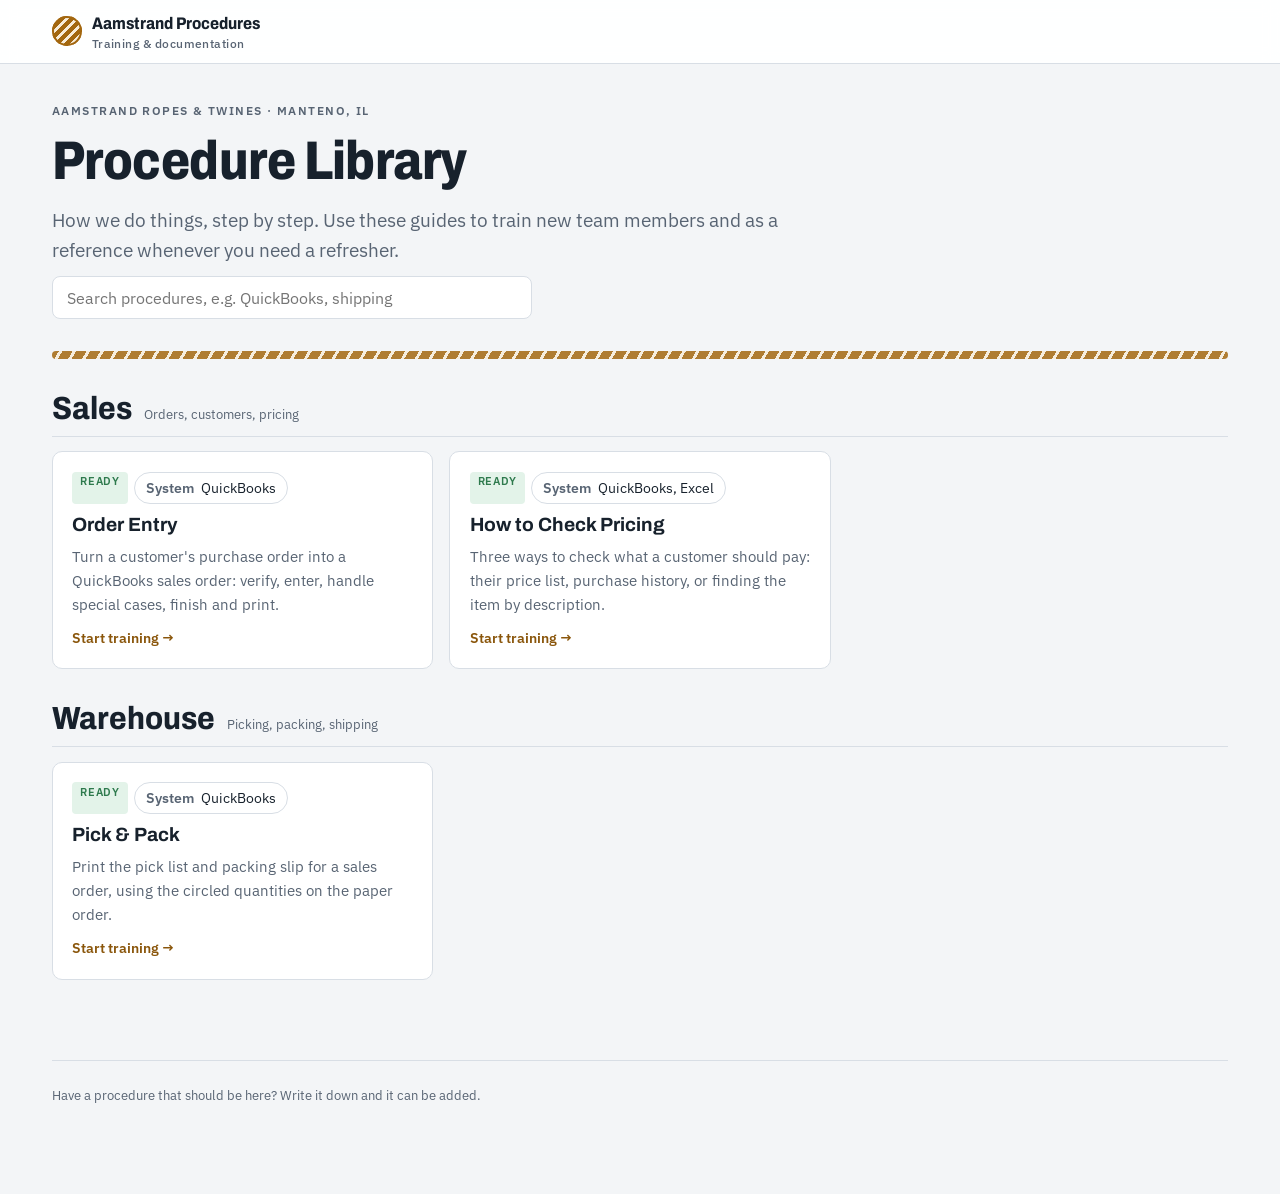
<file: index.html>
<!doctype html>
<html lang="en">
<head>
<meta charset="utf-8">
<meta name="viewport" content="width=device-width, initial-scale=1, viewport-fit=cover">
<title>Aamstrand Procedure Library</title>
<meta name="description" content="Training and documentation for Aamstrand Ropes &amp; Twines office procedures.">
<link rel="preconnect" href="https://fonts.googleapis.com">
<link rel="preconnect" href="https://fonts.gstatic.com" crossorigin>
<link rel="stylesheet" href="https://fonts.googleapis.com/css2?family=Archivo:wdth,wght@62..125,500..800&family=IBM+Plex+Mono:wght@400;500;600&family=IBM+Plex+Sans:ital,wght@0,400;0,500;0,600;1,400&display=swap">
<link rel="stylesheet" href="assets/css/style.css">
</head>
<body data-procedure="library">

<header class="sitebar">
  <div class="sitebar__inner">
    <a class="brand" href="index.html">
      <span class="brand__knot" aria-hidden="true"></span>
      <span><span class="brand__name">Aamstrand Procedures</span><span class="brand__sub">Training &amp; documentation</span></span>
    </a>
  </div>
</header>

<main class="library">
  <div class="library__head">
    <span class="eyebrow">Aamstrand Ropes &amp; Twines · Manteno, IL</span>
    <h1>Procedure Library</h1>
    <p class="hero__lede">How we do things, step by step. Use these guides to train new team members and as a reference whenever you need a refresher.</p>
    <form class="search" role="search" id="lib-search" autocomplete="off">
      <label class="visually-hidden" for="lib-q">Search procedures</label>
      <input id="lib-q" type="search" placeholder="Search procedures, e.g. QuickBooks, shipping">
    </form>
  </div>
  <div class="rope" aria-hidden="true" style="margin-block:0"></div>

  <section class="cat" data-cat>
    <div class="cat__title"><h2>Sales</h2><span class="muted small">Orders, customers, pricing</span></div>
    <div class="cards">
      <a class="card" href="order-entry.html" data-keywords="order entry sales order purchase order po quickbooks minord crecar credit card fob shipping print">
        <div class="card__meta"><span class="status status--live">Ready</span><span class="chip"><b>System</b> QuickBooks</span></div>
        <h3>Order Entry</h3>
        <p class="card__desc">Turn a customer's purchase order into a QuickBooks sales order: verify, enter, handle special cases, finish and print.</p>
        <span class="card__go">Start training →</span>
      </a>
      <a class="card" href="check-pricing.html" data-keywords="how to check pricing prices price list purchase history quickreport item list description part number excel">
        <div class="card__meta"><span class="status status--live">Ready</span><span class="chip"><b>System</b> QuickBooks, Excel</span></div>
        <h3>How to Check Pricing</h3>
        <p class="card__desc">Three ways to check what a customer should pay: their price list, purchase history, or finding the item by description.</p>
        <span class="card__go">Start training →</span>
      </a>
    </div>
  </section>

  <section class="cat" data-cat>
    <div class="cat__title"><h2>Warehouse</h2><span class="muted small">Picking, packing, shipping</span></div>
    <div class="cards">
      <a class="card" href="pick-pack.html" data-keywords="pick pack picking packing pick list packing slip fulfillment worksheet circled quantity msc back order">
        <div class="card__meta"><span class="status status--live">Ready</span><span class="chip"><b>System</b> QuickBooks</span></div>
        <h3>Pick &amp; Pack</h3>
        <p class="card__desc">Print the pick list and packing slip for a sales order, using the circled quantities on the paper order.</p>
        <span class="card__go">Start training →</span>
      </a>
    </div>
  </section>

  <p class="muted small" id="lib-empty" hidden>No procedures match that search.</p>

  <footer class="foot">
    <span>Have a procedure that should be here? Write it down and it can be added.</span>
  </footer>
</main>

<script>
(function () {
  var q = document.getElementById("lib-q");
  var cards = Array.prototype.slice.call(document.querySelectorAll("[data-keywords]"));
  document.getElementById("lib-search").addEventListener("submit", function (e) { e.preventDefault(); });
  q.addEventListener("input", function () {
    var term = q.value.trim().toLowerCase();
    var shown = 0;
    cards.forEach(function (c) {
      var hit = !term || (c.textContent + " " + c.getAttribute("data-keywords")).toLowerCase().indexOf(term) !== -1;
      c.hidden = !hit; if (hit) shown++;
    });
    document.querySelectorAll("[data-cat]").forEach(function (s) { s.hidden = !s.querySelector("[data-keywords]:not([hidden])"); });
    document.getElementById("lib-empty").hidden = shown > 0;
  });
})();
</script>
</body>
</html>
</file>
<file: assets/css/style.css>
/* Aamstrand Procedure Library — shared styles
   Layout: sticky site bar, left contents rail + one readable column; figures may run wider than the text. */
:root {
  --bg: #f3f5f7;
  --surface: #ffffff;
  --sunken: #e9edf1;
  --ink: #17212c;
  --muted: #586473;
  --line: #d8dee5;
  --accent: #a3670f;        /* manila hemp */
  --accent-ink: #8a560b;
  --accent-soft: #f7ecd9;
  --navy: #1f3a5a;
  --mark: #c62828;          /* red pen */
  --mark-soft: #fbe9e7;
  --ok: #2e7a4d;
  --ok-soft: #e3f3e9;
  --paper: #ffffff;         /* screenshots always sit on white */

  --font-display: "Archivo", "Arial Narrow", "Helvetica Neue", Arial, sans-serif;
  --font-body: "IBM Plex Sans", "Segoe UI", Roboto, Helvetica, Arial, sans-serif;
  --font-mono: "IBM Plex Mono", ui-monospace, "SFMono-Regular", Menlo, Consolas, monospace;
  --font-hand: "Caveat", "Segoe Print", "Bradley Hand", cursive;

  --step--1: 0.875rem;
  --step-0: 1rem;
  --step-1: 1.2rem;
  --step-2: 1.5rem;
  --step-3: 2rem;
  --step-4: clamp(2.4rem, 5vw, 3.4rem);

  --radius: 10px;
  --measure: 46rem;
  color-scheme: light;
}
@media (prefers-color-scheme: dark) {
  :root:not([data-theme="light"]) {
    --bg: #0f141a; --surface: #171e27; --sunken: #1d2631; --ink: #e5e9ee; --muted: #9ba7b5;
    --line: #2b3643; --accent: #e0a548; --accent-ink: #ebba6c; --accent-soft: #2a2316;
    --navy: #9cc0e8; --mark: #ff7373; --mark-soft: #3a1d1e; --ok: #63c891; --ok-soft: #15291e;
    --paper: #ffffff; color-scheme: dark;
  }
}
:root[data-theme="dark"] {
  --bg: #0f141a; --surface: #171e27; --sunken: #1d2631; --ink: #e5e9ee; --muted: #9ba7b5;
  --line: #2b3643; --accent: #e0a548; --accent-ink: #ebba6c; --accent-soft: #2a2316;
  --navy: #9cc0e8; --mark: #ff7373; --mark-soft: #3a1d1e; --ok: #63c891; --ok-soft: #15291e;
  --paper: #ffffff; color-scheme: dark;
}

*, *::before, *::after { box-sizing: border-box; }
html { scroll-behavior: smooth; scroll-padding-top: 5rem; }
@media (prefers-reduced-motion: reduce) { html { scroll-behavior: auto; } * { transition: none !important; animation: none !important; } }
body {
  margin: 0;
  background: var(--bg);
  color: var(--ink);
  font: 400 var(--step-0)/1.6 var(--font-body);
  -webkit-font-smoothing: antialiased;
}
img { max-width: 100%; height: auto; }
[hidden] { display: none !important; }
a { color: var(--accent-ink); text-underline-offset: 2px; }
a:hover { color: var(--ink); }
:focus-visible { outline: 3px solid var(--accent); outline-offset: 2px; border-radius: 4px; }
h1, h2, h3, h4 { font-family: var(--font-display); line-height: 1.15; text-wrap: balance; margin: 0; color: var(--ink); }
h1 { font-size: var(--step-4); font-weight: 800; font-stretch: 85%; letter-spacing: -0.01em; }
h2 { font-size: var(--step-3); font-weight: 750; font-stretch: 90%; }
h3 { font-size: var(--step-1); font-weight: 700; }
h4 { font-size: var(--step-0); font-weight: 700; }
p { margin: 0; }
strong { font-weight: 600; }
code, .code { font-family: var(--font-mono); font-size: 0.9em; }
.eyebrow {
  font: 600 0.75rem/1.2 var(--font-body);
  letter-spacing: 0.12em; text-transform: uppercase; color: var(--muted);
}
.visually-hidden { position: absolute; width: 1px; height: 1px; overflow: hidden; clip: rect(0 0 0 0); white-space: nowrap; }

/* ---------- Site bar ---------- */
.sitebar {
  position: sticky; top: env(safe-area-inset-top, 0px); z-index: 20;
  background: color-mix(in srgb, var(--surface) 92%, transparent);
  backdrop-filter: blur(8px);
  border-bottom: 1px solid var(--line);
}
.sitebar__inner {
  max-width: 76rem; margin: 0 auto; padding: 0.7rem 1.25rem;
  display: flex; align-items: center; gap: 1rem; flex-wrap: wrap;
}
.brand { display: flex; align-items: center; gap: 0.6rem; text-decoration: none; color: var(--ink); }
.brand__knot {
  width: 30px; height: 30px; border-radius: 50%;
  background: repeating-linear-gradient(135deg, var(--accent) 0 4px, var(--accent-soft) 4px 7px);
  box-shadow: inset 0 0 0 2px var(--accent);
  flex: none;
}
.brand__name { font: 750 1.05rem/1 var(--font-display); font-stretch: 88%; }
.brand__sub { display: block; font: 500 0.72rem/1.3 var(--font-body); color: var(--muted); letter-spacing: 0.04em; }
.crumbs { margin-left: auto; font-size: var(--step--1); color: var(--muted); display: flex; gap: 0.4rem; align-items: center; }
.crumbs a { color: var(--muted); }
.toc-toggle {
  display: none; margin-left: auto;
  font: 600 var(--step--1) var(--font-body); color: var(--ink);
  background: var(--sunken); border: 1px solid var(--line); border-radius: 999px; padding: 0.35rem 0.9rem; cursor: pointer;
}

/* ---------- Page shell ---------- */
.shell {
  max-width: 76rem; margin: 0 auto; padding-inline: 1.25rem; padding-block: 0 4rem;
  display: grid; grid-template-columns: 15rem minmax(0, 1fr); gap: 3rem;
}
.rail { position: sticky; top: 4.6rem; align-self: start; max-height: calc(100vh - 5.5rem); overflow-y: auto; padding-block: 2rem 1rem; }
.main { min-width: 0; padding-block: 2rem 0; }

/* Contents rail */
.progress { background: var(--surface); border: 1px solid var(--line); border-radius: var(--radius); padding: 0.9rem 1rem; margin-bottom: 1.25rem; }
.progress__label { display: flex; justify-content: space-between; font-size: var(--step--1); font-weight: 600; }
.progress__count { font-variant-numeric: tabular-nums; color: var(--muted); }
.progress__track { height: 6px; background: var(--sunken); border-radius: 999px; margin-top: 0.5rem; overflow: hidden; }
.progress__fill { height: 100%; width: 0; background: var(--ok); border-radius: inherit; transition: width .3s ease; }
.progress__reset { margin-top: 0.6rem; background: none; border: 0; padding: 0; color: var(--muted); font: inherit; font-size: 0.78rem; text-decoration: underline; cursor: pointer; }
.toc { list-style: none; margin: 0; padding: 0; font-size: var(--step--1); }
.toc li { margin: 0; }
.toc a {
  display: flex; gap: 0.6rem; align-items: baseline; padding: 0.38rem 0.6rem; border-radius: 6px;
  color: var(--muted); text-decoration: none; border-left: 2px solid transparent;
}
.toc a:hover { color: var(--ink); background: var(--sunken); }
.toc a.is-active { color: var(--ink); font-weight: 600; border-left-color: var(--accent); background: var(--surface); }
.toc__num { font: 600 0.75rem var(--font-mono); color: var(--accent-ink); min-width: 1.1rem; }
.toc a.is-done .toc__num::after { content: " ✓"; color: var(--ok); }
.toc__group { margin: 1rem 0 0.3rem 0.6rem; }

/* ---------- Hero ---------- */
.hero { padding-block: 1rem 2rem; display: grid; gap: 1rem; max-width: var(--measure); }
.hero__lede { font-size: var(--step-1); line-height: 1.55; color: var(--muted); }
.chips { display: flex; flex-wrap: wrap; gap: 0.5rem; }
.chip {
  display: inline-flex; align-items: center; gap: 0.4rem;
  font-size: var(--step--1); padding: 0.25rem 0.7rem; border-radius: 999px;
  background: var(--surface); border: 1px solid var(--line); color: var(--ink);
}
.chip b { font-weight: 600; color: var(--muted); }
.rope { height: 8px; border-radius: 4px; margin-block: 0.5rem 2.5rem;
  background:
    repeating-linear-gradient(120deg, var(--accent) 0 6px, var(--accent-soft) 6px 9px, var(--accent) 9px 12px);
  opacity: 0.85;
}

/* ---------- Flow overview ---------- */
.flow { list-style: none; padding: 0; margin: 1.25rem 0 0; display: grid; grid-template-columns: repeat(5, minmax(0, 1fr)); gap: 0.75rem; counter-reset: flow; }
.flow li { min-width: 0; }
.flow a {
  display: grid; gap: 0.35rem; height: 100%; text-decoration: none; color: var(--ink);
  background: var(--surface); border: 1px solid var(--line); border-radius: var(--radius); padding: 0.9rem;
  position: relative;
}
.flow a:hover { border-color: var(--accent); }
.flow__n { font: 700 1.6rem/1 var(--font-display); color: var(--accent); font-stretch: 80%; }
.flow__t { font: 700 1rem/1.2 var(--font-display); }
.flow__d { font-size: 0.82rem; color: var(--muted); line-height: 1.4; }
.flow__tag { justify-self: start; font-size: 0.7rem; font-weight: 600; letter-spacing: 0.05em; text-transform: uppercase; color: var(--accent-ink); background: var(--accent-soft); padding: 0.1rem 0.45rem; border-radius: 4px; }
.flow a.is-done { border-color: var(--ok); }
.flow a.is-done .flow__n::after { content: " ✓"; font-size: 1rem; color: var(--ok); }

/* ---------- Sections ---------- */
.section { padding-block: 3rem 1rem; border-top: 1px solid var(--line); display: grid; grid-template-columns: minmax(0, 1fr); gap: 1.25rem; }
.section:first-of-type { border-top: 0; }
.section__head { display: grid; gap: 0.5rem; max-width: var(--measure); }
.section__kicker { display: flex; align-items: center; gap: 0.6rem; }
.stage-badge {
  font: 700 0.75rem/1 var(--font-mono); letter-spacing: 0.06em; color: var(--surface); background: var(--navy);
  padding: 0.3rem 0.5rem; border-radius: 4px;
}
.section__intro { color: var(--muted); font-size: 1.05rem; }
.prose { max-width: var(--measure); display: grid; gap: 0.9rem; }
.text { max-width: var(--measure); }
.prose ul, .prose ol { margin: 0; padding-left: 1.3rem; display: grid; gap: 0.35rem; }

/* Numbered steps */
.steps { list-style: none; padding: 0; margin: 0; counter-reset: step; display: grid; gap: 0; }
.step { counter-increment: step; display: grid; grid-template-columns: 2.4rem minmax(0, 1fr); gap: 0 1rem; position: relative; padding-bottom: 1.6rem; }
.step::before {
  content: counter(step); grid-row: 1 / span 2;
  width: 2.1rem; height: 2.1rem; border-radius: 50%; display: grid; place-items: center;
  font: 700 0.95rem var(--font-display); color: var(--accent-ink); background: var(--accent-soft); border: 1.5px solid var(--accent);
  position: relative; z-index: 1;
}
.step::after { content: ""; position: absolute; left: calc(1.05rem - 1px); top: 2.3rem; bottom: 0.2rem; width: 2px; background: var(--line); }
.step:last-child::after { display: none; }
.step__body { min-width: 0; display: grid; grid-template-columns: minmax(0, 1fr); gap: 0.7rem; padding-top: 0.25rem; max-width: var(--measure); }
.step__title { font: 700 1.08rem/1.35 var(--font-display); }
.step__body > ul { margin: 0; padding-left: 1.2rem; display: grid; gap: 0.3rem; }

/* Callouts */
.callout { display: grid; grid-template-columns: auto minmax(0, 1fr); gap: 0.75rem; padding: 0.85rem 1rem; border-radius: var(--radius); max-width: var(--measure); border: 1px solid; }
.callout__icon { font: 800 0.72rem/1 var(--font-body); letter-spacing: 0.06em; text-transform: uppercase; padding: 0.3rem 0.45rem; border-radius: 4px; align-self: start; margin-top: 0.15rem; }
.callout p + p { margin-top: 0.4rem; }
.callout--tip { background: var(--accent-soft); border-color: color-mix(in srgb, var(--accent) 40%, transparent); }
.callout--tip .callout__icon { background: var(--accent); color: var(--surface); }
.callout--warn { background: var(--mark-soft); border-color: color-mix(in srgb, var(--mark) 40%, transparent); }
.callout--warn .callout__icon { background: var(--mark); color: var(--surface); }
.callout--note { background: var(--surface); border-color: var(--line); }
.callout--note .callout__icon { background: var(--sunken); color: var(--muted); }

/* Item codes look like QuickBooks fields */
.field {
  font: 500 0.88em var(--font-mono); padding: 0.05rem 0.4rem; border-radius: 4px;
  background: var(--sunken); border: 1px solid var(--line); white-space: nowrap; color: var(--ink);
}
.ui { font-weight: 600; } /* names of on-screen buttons/menus */
.ui::before { content: "“"; color: var(--muted); font-weight: 400; } .ui::after { content: "”"; color: var(--muted); font-weight: 400; }
.redpen { font: 600 1.35em/1 var(--font-hand); color: var(--mark); }

/* Figures */
.figure { margin: 0; display: grid; gap: 0.5rem; justify-items: start; }
.figure__frame {
  background: var(--paper); border: 1px solid var(--line); border-radius: 8px; padding: 0.5rem;
  max-width: 100%; cursor: zoom-in; display: block; line-height: 0;
  box-shadow: 0 1px 2px rgb(0 0 0 / .05);
}
.figure__frame:hover { border-color: var(--accent); }
.figure__frame img { border-radius: 3px; display: block; }
.figure figcaption { font-size: 0.82rem; color: var(--muted); max-width: var(--measure); }
.figure figcaption b { color: var(--ink); font-weight: 600; }

/* Tables */
.table-wrap { overflow-x: auto; max-width: 100%; border: 1px solid var(--line); border-radius: var(--radius); background: var(--surface); }
table { border-collapse: collapse; width: 100%; font-size: 0.93rem; }
th, td { text-align: left; padding: 0.65rem 0.85rem; border-bottom: 1px solid var(--line); vertical-align: top; }
th { font: 600 0.72rem/1.2 var(--font-body); letter-spacing: 0.08em; text-transform: uppercase; color: var(--muted); background: var(--sunken); }
tr:last-child td { border-bottom: 0; }
td.num { font-variant-numeric: tabular-nums; }

/* Checklist of fields to find */
.findlist { list-style: none; padding: 0; margin: 0; display: grid; grid-template-columns: repeat(auto-fill, minmax(13.5rem, 1fr)); gap: 0.6rem; max-width: 52rem; }
.findlist li { display: flex; gap: 0.6rem; align-items: flex-start; background: var(--surface); border: 1px solid var(--line); border-radius: 8px; padding: 0.6rem 0.75rem; font-size: 0.93rem; line-height: 1.35; }
.findlist__n { font: 600 0.75rem/1.6 var(--font-mono); color: var(--accent-ink); }

/* Split cards (who checks prices, etc.) */
.pair { display: grid; grid-template-columns: repeat(auto-fit, minmax(15rem, 1fr)); gap: 0.75rem; max-width: var(--measure); }
.pair > div { background: var(--surface); border: 1px solid var(--line); border-radius: var(--radius); padding: 1rem; display: grid; gap: 0.4rem; align-content: start; }
.pair h4 { display: flex; gap: 0.5rem; align-items: center; flex-wrap: wrap; }
.reps { display: flex; gap: 0.3rem; flex-wrap: wrap; }
.rep { font: 600 0.8rem/1 var(--font-mono); padding: 0.3rem 0.45rem; border-radius: 4px; background: var(--sunken); border: 1px solid var(--line); }

/* PO example viewer */
.viewer { background: var(--surface); border: 1px solid var(--line); border-radius: var(--radius); overflow: hidden; }
.tabs { display: flex; gap: 0; border-bottom: 1px solid var(--line); overflow-x: auto; background: var(--sunken); }
.tab {
  flex: none; font: 600 0.9rem var(--font-body); color: var(--muted); background: none; border: 0; border-bottom: 3px solid transparent;
  padding: 0.75rem 1rem; cursor: pointer;
}
.tab small { display: block; font-weight: 400; font-size: 0.72rem; }
.tab[aria-selected="true"] { color: var(--ink); border-bottom-color: var(--accent); background: var(--surface); }
.panel { display: grid; grid-template-columns: minmax(0, 1.5fr) minmax(0, 1fr); gap: 1.5rem; padding: 1.25rem; }
.panel__notes { display: grid; gap: 0.75rem; align-content: start; font-size: 0.93rem; }
.panel__notes ul { margin: 0; padding-left: 1.1rem; display: grid; gap: 0.4rem; }
.label-key { display: inline-block; font: 500 0.72rem/1.3 var(--font-body); color: var(--mark); border: 1px solid var(--mark); padding: 0.05rem 0.35rem; letter-spacing: 0.03em; background: var(--surface); }

/* Calculators */
.tool { background: var(--surface); border: 1px solid var(--line); border-radius: var(--radius); padding: 1.1rem 1.25rem; display: grid; grid-template-columns: minmax(0, 1fr); gap: 1rem; max-width: var(--measure); }
.tool__head { display: flex; justify-content: space-between; gap: 0.5rem; align-items: baseline; flex-wrap: wrap; }
.tool__grid { display: grid; grid-template-columns: repeat(auto-fit, minmax(10rem, 1fr)); gap: 0.75rem; }
.tool label { display: grid; gap: 0.3rem; font-size: 0.82rem; font-weight: 600; color: var(--muted); }
.tool input, .tool select {
  font: 500 1rem var(--font-mono); color: var(--ink); background: var(--bg);
  border: 1px solid var(--line); border-radius: 6px; padding: 0.5rem 0.6rem; width: 100%; min-width: 0;
}
.tool input:focus, .tool select:focus { border-color: var(--accent); outline: none; box-shadow: 0 0 0 3px var(--accent-soft); }
.check { display: flex !important; align-items: center; gap: 0.5rem; font-size: 0.9rem !important; color: var(--ink) !important; font-weight: 500 !important; }
.check input { width: 1.1rem; height: 1.1rem; accent-color: var(--accent); }
.result { border-top: 1px dashed var(--line); padding-top: 0.9rem; display: grid; gap: 0.6rem; }
.so-lines { width: 100%; font-size: 0.9rem; }
.so-lines td, .so-lines th { padding: 0.45rem 0.6rem; }
.so-lines td:first-child { font-family: var(--font-mono); font-weight: 500; }
.so-lines .amt { text-align: right; font-variant-numeric: tabular-nums; font-family: var(--font-mono); }
.big { font: 700 1.5rem/1.1 var(--font-display); font-variant-numeric: tabular-nums; }
.muted { color: var(--muted); }
.small { font-size: 0.84rem; }

/* Special-case cards */
.cases { display: grid; grid-template-columns: repeat(auto-fit, minmax(19rem, 1fr)); gap: 1rem; }
.case { background: var(--surface); border: 1px solid var(--line); border-radius: var(--radius); padding: 1.1rem; display: grid; gap: 0.7rem; align-content: start; min-width: 0; }
.case__head { display: flex; justify-content: space-between; gap: 0.5rem; align-items: center; flex-wrap: wrap; }
.case ol, .case ul { margin: 0; padding-left: 1.2rem; display: grid; gap: 0.35rem; font-size: 0.94rem; }
.case__when { font-size: 0.85rem; color: var(--muted); }

/* Paperwork marks legend */
.marks { display: grid; grid-template-columns: repeat(auto-fit, minmax(13rem, 1fr)); gap: 0.75rem; max-width: 56rem; }
.mark { background: var(--paper); color: #1f2933; border: 1px solid var(--line); border-radius: 8px; padding: 0.9rem 1rem; display: grid; gap: 0.35rem; align-content: start;
  background-image: repeating-linear-gradient(to bottom, transparent 0 27px, #e3ebf3 27px 28px);
}
.mark__ink { font: 600 2.1rem/1 var(--font-hand); color: #c62828; transform: rotate(-3deg); transform-origin: left; }
.mark__ink--blue { color: #1d4f91; }
.mark h4 { color: #1f2933; }
.mark p { font-size: 0.86rem; color: #3d4a57; line-height: 1.4; }

/* Decision list */
.decide { display: grid; gap: 0.5rem; max-width: var(--measure); }
.decide__row { display: grid; grid-template-columns: minmax(0, 1fr) auto; gap: 1rem; align-items: center; background: var(--surface); border: 1px solid var(--line); border-radius: 8px; padding: 0.65rem 0.9rem; }
.decide__row a { font-size: 0.85rem; font-weight: 600; white-space: nowrap; }

/* Stage completion */
.complete {
  display: flex; align-items: center; gap: 0.75rem; justify-self: start;
  background: var(--surface); border: 1px dashed var(--line); border-radius: 999px; padding: 0.5rem 1rem 0.5rem 0.75rem;
  font-size: 0.9rem; font-weight: 600; cursor: pointer; user-select: none;
}
.complete input { width: 1.15rem; height: 1.15rem; accent-color: var(--ok); }
.complete:has(input:checked) { border-style: solid; border-color: var(--ok); background: var(--ok-soft); color: var(--ok); }

/* Quick reference */
.ref-grid { display: grid; grid-template-columns: repeat(auto-fit, minmax(14rem, 1fr)); gap: 0.75rem; }
.ref { background: var(--surface); border: 1px solid var(--line); border-radius: var(--radius); padding: 1rem; display: grid; gap: 0.5rem; align-content: start; }
.ref ul { margin: 0; padding-left: 1.1rem; display: grid; gap: 0.2rem; font-size: 0.93rem; }
.gloss { display: grid; grid-template-columns: max-content minmax(0, 1fr); gap: 0.45rem 1rem; margin: 0; font-size: 0.93rem; max-width: var(--measure); }
.gloss dt { font: 600 0.88rem var(--font-mono); color: var(--accent-ink); }
.gloss dd { margin: 0; }

/* Quiz */
.quiz { display: grid; gap: 1rem; max-width: var(--measure); }
.q { background: var(--surface); border: 1px solid var(--line); border-radius: var(--radius); padding: 1rem 1.1rem; display: grid; gap: 0.7rem; margin: 0; }
.q legend { font: 700 1rem/1.4 var(--font-display); padding: 0; float: left; width: 100%; margin-bottom: 0.7rem; }
.q legend span { color: var(--accent-ink); font-family: var(--font-mono); font-size: 0.85rem; margin-right: 0.4rem; }
.opts { display: grid; gap: 0.4rem; clear: both; }
.opt { display: flex; gap: 0.6rem; align-items: flex-start; padding: 0.5rem 0.7rem; border: 1px solid var(--line); border-radius: 8px; cursor: pointer; font-size: 0.94rem; background: var(--bg); }
.opt:hover { border-color: var(--accent); }
.opt input { margin-top: 0.25rem; accent-color: var(--accent); }
.opt.is-right { border-color: var(--ok); background: var(--ok-soft); }
.opt.is-wrong { border-color: var(--mark); background: var(--mark-soft); }
.q__fb { font-size: 0.9rem; padding: 0.55rem 0.75rem; border-radius: 6px; }
.q__fb.is-right { background: var(--ok-soft); color: var(--ok); }
.q__fb.is-wrong { background: var(--mark-soft); color: var(--mark); }
.q__fb b { font-weight: 700; }
.quiz__score { display: flex; gap: 1rem; align-items: center; flex-wrap: wrap; }
.btn {
  font: 600 0.92rem var(--font-body); padding: 0.55rem 1.1rem; border-radius: 999px; cursor: pointer;
  border: 1px solid var(--line); background: var(--surface); color: var(--ink);
}
.btn:hover { border-color: var(--accent); }

/* Lightbox */
.lightbox { border: 0; padding: 0; background: transparent; max-width: 96vw; max-height: 94vh; }
.lightbox::backdrop { background: rgb(10 14 20 / .82); }
.lightbox img { max-width: 94vw; max-height: 86vh; width: auto; height: auto; background: #fff; border-radius: 6px; display: block; }
.lightbox__bar { display: flex; justify-content: space-between; align-items: center; gap: 1rem; color: #e5e9ee; padding: 0.5rem 0.1rem; font-size: 0.88rem; }
.lightbox__close { background: #fff; color: #17212c; border: 0; border-radius: 999px; padding: 0.4rem 0.9rem; font: 600 0.85rem var(--font-body); cursor: pointer; }

/* Footer */
.foot { border-top: 1px solid var(--line); margin-top: 3rem; padding-block: 1.5rem; font-size: 0.84rem; color: var(--muted); display: flex; flex-wrap: wrap; gap: 0.5rem 1.5rem; justify-content: space-between; }

/* ---------- Library (home) ---------- */
.library { max-width: 76rem; margin: 0 auto; padding-inline: 1.25rem; padding-block: 2.5rem 4rem; display: grid; gap: 2rem; }
.library__head { display: grid; gap: 0.75rem; max-width: 46rem; }
.search { display: flex; gap: 0.5rem; max-width: 30rem; }
.search input { flex: 1; min-width: 0; font: 1rem var(--font-body); padding: 0.65rem 0.9rem; border-radius: 8px; border: 1px solid var(--line); background: var(--surface); color: var(--ink); }
.search input:focus { outline: none; border-color: var(--accent); box-shadow: 0 0 0 3px var(--accent-soft); }
.cat { display: grid; gap: 0.9rem; }
.cat__title { display: flex; align-items: baseline; gap: 0.75rem; border-bottom: 1px solid var(--line); padding-bottom: 0.5rem; }
.cards { display: grid; grid-template-columns: repeat(auto-fill, minmax(18rem, 1fr)); gap: 1rem; }
.card {
  display: grid; gap: 0.6rem; align-content: start; text-decoration: none; color: var(--ink);
  background: var(--surface); border: 1px solid var(--line); border-radius: var(--radius); padding: 1.2rem;
  transition: border-color .15s, transform .15s;
}
a.card:hover { border-color: var(--accent); transform: translateY(-2px); color: var(--ink); }
.card__meta { display: flex; gap: 0.4rem; flex-wrap: wrap; }
.card__desc { color: var(--muted); font-size: 0.93rem; }
.card__go { font-weight: 600; font-size: 0.9rem; color: var(--accent-ink); }
.card--empty { border-style: dashed; background: transparent; }
.status { font: 600 0.7rem/1 var(--font-body); letter-spacing: 0.06em; text-transform: uppercase; padding: 0.3rem 0.5rem; border-radius: 4px; }
.status--live { background: var(--ok-soft); color: var(--ok); }
.status--draft { background: var(--sunken); color: var(--muted); }

/* ---------- Responsive ---------- */
@media (max-width: 980px) {
  .shell { grid-template-columns: minmax(0, 1fr); gap: 0; }
  .rail {
    display: none; position: fixed; inset: 3.6rem 0 auto 0; max-height: calc(100vh - 3.6rem); z-index: 15;
    background: var(--bg); border-bottom: 1px solid var(--line); padding: 1rem 1.25rem 1.5rem;
  }
  .rail.is-open { display: block; }
  .toc-toggle { display: inline-block; }
  .crumbs { display: none; }
  .flow { grid-template-columns: repeat(auto-fit, minmax(9.5rem, 1fr)); }
  .panel { grid-template-columns: minmax(0, 1fr); }
}
@media (max-width: 520px) {
  .step { grid-template-columns: 2rem minmax(0, 1fr); gap: 0 0.75rem; }
  .step::before { width: 1.8rem; height: 1.8rem; font-size: 0.85rem; }
  .step::after { left: calc(0.9rem - 1px); top: 2rem; }
  .decide__row { grid-template-columns: minmax(0, 1fr); gap: 0.3rem; }
  .gloss { grid-template-columns: minmax(0, 1fr); gap: 0.1rem; }
  .gloss dd { margin-bottom: 0.5rem; }
}

/* ---------- Print: a clean manual ---------- */
@media print {
  :root { --bg: #fff; --surface: #fff; --sunken: #f2f2f2; }
  .sitebar, .rail, .complete, .tool, .quiz-section, .toc-toggle, .progress { display: none !important; }
  .shell { display: block; padding: 0; }
  .section { break-inside: auto; padding-block: 1.5rem 0.5rem; }
  .figure, .case, .callout, .q { break-inside: avoid; }
  .tabs { display: none; }
  .panel[hidden] { display: grid !important; }
  a { color: inherit; text-decoration: none; }
}

/* ---------- Components added for Pick & Pack and Check Pricing ---------- */

/* Stock status legend (QuickBooks fulfillment circles) */
.legend { display: grid; gap: 0.5rem; max-width: var(--measure); }
.legend__row { display: grid; grid-template-columns: 1.6rem minmax(0, 1fr); gap: 0.75rem; align-items: center; background: var(--surface); border: 1px solid var(--line); border-radius: 8px; padding: 0.55rem 0.8rem; font-size: 0.94rem; }
.dot { width: 1.1rem; height: 1.1rem; border-radius: 50%; display: inline-block; box-shadow: inset 0 -2px 3px rgb(0 0 0 / .18); }
.dot--green { background: #3fae3f; }
.dot--yellow { background: linear-gradient(to bottom, #fff 0 45%, #f0b429 45%); border: 1px solid #d99a12; }
.dot--red { background: #fff; border: 1px solid #c9c9c9; position: relative; box-shadow: none; }
.dot--red::before, .dot--red::after { content: ""; position: absolute; left: 50%; top: 8%; width: 2px; height: 84%; background: #d93025; }
.dot--red::before { transform: translateX(-50%) rotate(45deg); } .dot--red::after { transform: translateX(-50%) rotate(-45deg); }

/* Practice sheet: a paper sales order with circled quantities */
.sheet { position: relative; background: var(--paper); color: #1f2933; border: 1px solid var(--line); border-radius: 8px; overflow-x: auto; }
.sheet table { font-size: 0.92rem; min-width: 34rem; }
.sheet th { background: #eef1f4; color: #4b5866; }
.sheet td { border-bottom-color: #e3e7eb; color: #1f2933; }
.sheet .item { font-family: var(--font-mono); font-weight: 500; }
.circled { display: inline-grid; place-items: center; min-width: 2.6rem; height: 2.3rem; padding: 0 0.4rem; border: 2px solid #c62828; border-radius: 50%; font: 600 1.35rem/1 var(--font-hand); color: #c62828; transform: rotate(-4deg); }
.nocircle { font-size: 0.8rem; color: #8a96a3; font-style: italic; }
.sheet input { font: 500 1rem var(--font-mono); width: 5.5rem; padding: 0.35rem 0.5rem; border: 1px solid #c7cfd8; border-radius: 6px; background: #fff; color: #1f2933; }
.sheet input:focus { outline: none; border-color: var(--accent); box-shadow: 0 0 0 3px var(--accent-soft); }
.sheet input.is-right { border-color: #2e7a4d; background: #e3f3e9; }
.sheet input.is-wrong { border-color: #c62828; background: #fbe9e7; }
.sheet .why { font-size: 0.82rem; color: #4b5866; }
.practice__bar { display: flex; flex-wrap: wrap; gap: 0.75rem; align-items: center; }

/* Method picker */
.picker { display: grid; gap: 0.75rem; max-width: var(--measure); }
.picker__opts { display: flex; flex-wrap: wrap; gap: 0.5rem; }
.pill { position: relative; }
.pill input { position: absolute; opacity: 0; pointer-events: none; }
.pill span { display: inline-block; padding: 0.45rem 0.95rem; border-radius: 999px; border: 1px solid var(--line); background: var(--surface); font-size: 0.92rem; cursor: pointer; }
.pill input:checked + span { border-color: var(--accent); background: var(--accent-soft); color: var(--accent-ink); font-weight: 600; }
.pill input:focus-visible + span { outline: 3px solid var(--accent); outline-offset: 2px; }
.methods { display: grid; grid-template-columns: repeat(auto-fit, minmax(14rem, 1fr)); gap: 0.75rem; }
.method { display: grid; gap: 0.4rem; align-content: start; text-decoration: none; color: var(--ink); background: var(--surface); border: 1px solid var(--line); border-radius: var(--radius); padding: 1rem; transition: opacity .15s, border-color .15s; }
.method:hover { border-color: var(--accent); color: var(--ink); }
.method__n { font: 700 0.75rem/1 var(--font-mono); letter-spacing: 0.06em; color: var(--accent-ink); }
.method__need { font-size: 0.82rem; color: var(--muted); }
.method.is-dim { opacity: 0.4; }
.method.is-pick { border-color: var(--accent); box-shadow: 0 0 0 2px var(--accent-soft); }
.method__then { font-size: 0.8rem; font-weight: 600; color: var(--accent-ink); }

/* Description anatomy */
.anatomy { display: flex; flex-wrap: wrap; gap: 0.4rem; align-items: flex-end; max-width: var(--measure); }
.seg { display: grid; gap: 0.25rem; justify-items: center; }
.seg code { font: 600 1rem var(--font-mono); padding: 0.35rem 0.55rem; border-radius: 6px; background: var(--surface); border: 1px solid var(--line); border-bottom: 3px solid var(--accent); }
.seg small { font-size: 0.7rem; font-weight: 600; letter-spacing: 0.06em; text-transform: uppercase; color: var(--muted); }
.abbr { display: grid; grid-template-columns: repeat(auto-fill, minmax(12.5rem, 1fr)); gap: 0.4rem; max-width: var(--measure); }
.abbr div { background: var(--surface); border: 1px solid var(--line); border-radius: 6px; padding: 0.4rem 0.6rem; font-size: 0.88rem; display: flex; justify-content: space-between; gap: 0.5rem; }
.abbr b { white-space: nowrap; font-family: var(--font-mono); font-weight: 600; color: var(--accent-ink); }

/* Highlighted "you need" requirement */
.need { display: inline-flex; gap: 0.5rem; align-items: center; justify-self: start; font-size: 0.9rem; font-weight: 600; background: var(--accent-soft); color: var(--accent-ink); border: 1px solid color-mix(in srgb, var(--accent) 40%, transparent); padding: 0.35rem 0.8rem; border-radius: 6px; }
.need::before { content: "You need"; font-size: 0.68rem; letter-spacing: 0.08em; text-transform: uppercase; background: var(--accent); color: var(--surface); padding: 0.15rem 0.4rem; border-radius: 3px; }
</file>
